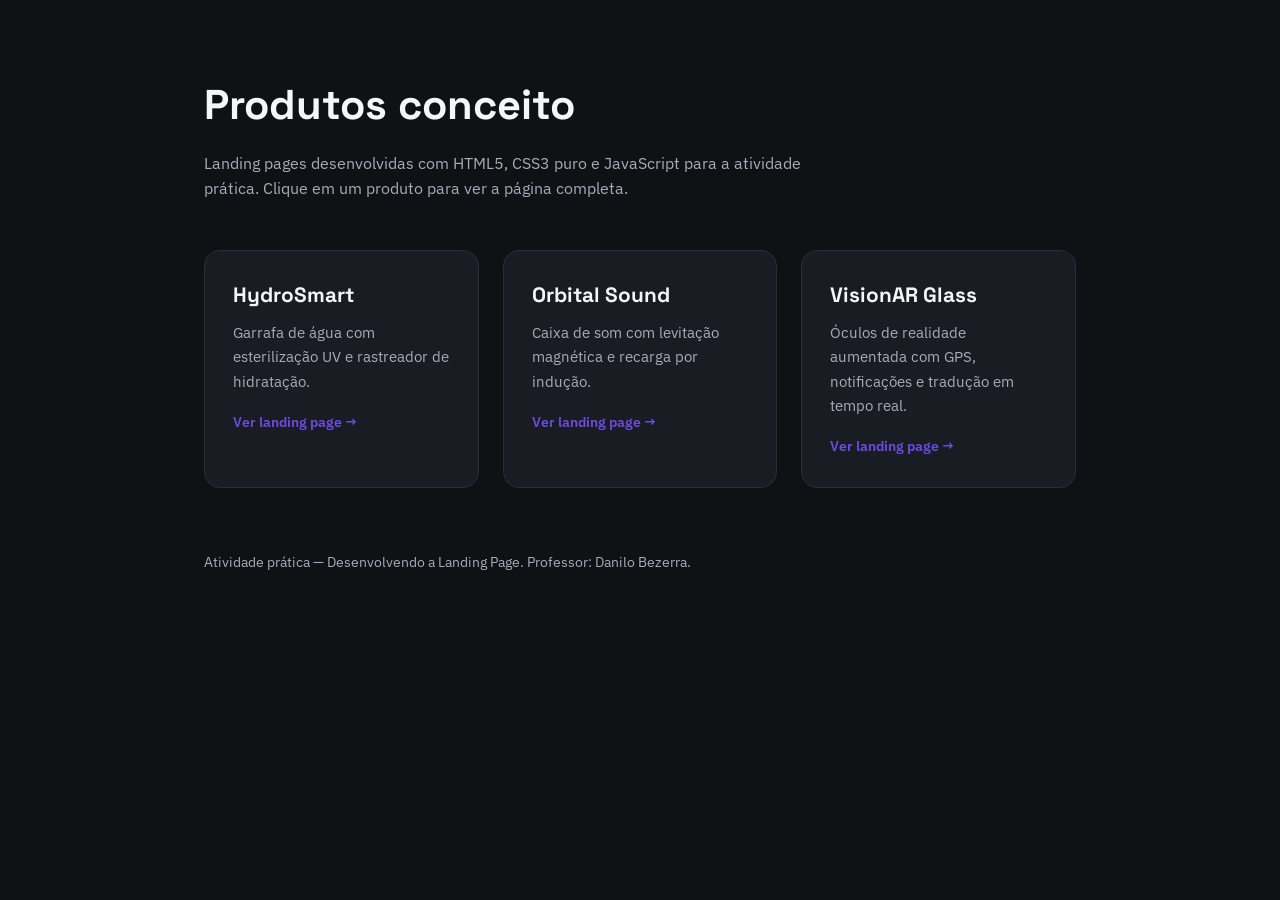
<file: index.html>
<!DOCTYPE html>
<html lang="pt-BR">
<head>
<meta charset="UTF-8">
<meta name="viewport" content="width=device-width, initial-scale=1.0">
<title>Landing Pages — Produtos Conceito</title>
<link rel="preconnect" href="https://fonts.googleapis.com">
<link rel="preconnect" href="https://fonts.gstatic.com" crossorigin>
<link href="https://fonts.googleapis.com/css2?family=Space+Grotesk:wght@500;600;700&family=IBM+Plex+Sans:wght@400;500&display=swap" rel="stylesheet">
<style>
  :root {
    --bg: #0F1115;
    --ink: #F5F6F8;
    --muted: #A7ACB8;
    --card-bg: #191C22;
    --border: #2A2E37;
    --accent: #6C4CE0;
  }
  * { box-sizing: border-box; }
  body {
    margin: 0;
    font-family: 'IBM Plex Sans', sans-serif;
    background: var(--bg);
    color: var(--ink);
    line-height: 1.6;
    min-height: 100vh;
  }
  .wrap {
    max-width: 920px;
    margin: 0 auto;
    padding: 72px 24px;
  }
  h1 {
    font-family: 'Space Grotesk', sans-serif;
    font-size: clamp(1.8rem, 4vw, 2.6rem);
    margin: 0 0 12px;
  }
  .lead {
    color: var(--muted);
    max-width: 60ch;
    margin: 0 0 48px;
  }
  .grid {
    display: grid;
    grid-template-columns: repeat(auto-fit, minmax(260px, 1fr));
    gap: 24px;
  }
  .card {
    display: block;
    text-decoration: none;
    color: var(--ink);
    background: var(--card-bg);
    border: 1px solid var(--border);
    border-radius: 16px;
    padding: 28px;
    transition: border-color 0.2s ease, transform 0.2s ease;
  }
  .card:hover {
    border-color: var(--accent);
    transform: translateY(-2px);
  }
  .card h2 {
    font-family: 'Space Grotesk', sans-serif;
    font-size: 1.3rem;
    margin: 0 0 8px;
  }
  .card p {
    color: var(--muted);
    margin: 0 0 16px;
    font-size: 0.95rem;
  }
  .card .ver {
    color: var(--accent);
    font-weight: 600;
    font-size: 0.9rem;
  }
  footer {
    margin-top: 64px;
    color: var(--muted);
    font-size: 0.85rem;
  }
</style>
</head>
<body>
  <div class="wrap">
    <h1>Produtos conceito</h1>
    <p class="lead">Landing pages desenvolvidas com HTML5, CSS3 puro e JavaScript para a atividade prática. Clique em um produto para ver a página completa.</p>
    <div class="grid">
      <a class="card" href="hydrosmart/index.html">
        <h2>HydroSmart</h2>
        <p>Garrafa de água com esterilização UV e rastreador de hidratação.</p>
        <span class="ver">Ver landing page →</span>
      </a>
      <a class="card" href="orbitalsound/index.html">
        <h2>Orbital Sound</h2>
        <p>Caixa de som com levitação magnética e recarga por indução.</p>
        <span class="ver">Ver landing page →</span>
      </a>
      <a class="card" href="visionar/index.html">
        <h2>VisionAR Glass</h2>
        <p>Óculos de realidade aumentada com GPS, notificações e tradução em tempo real.</p>
        <span class="ver">Ver landing page →</span>
      </a>
    </div>
    <footer>
      <p>Atividade prática — Desenvolvendo a Landing Page. Professor: Danilo Bezerra.</p>
    </footer>
  </div>
</body>
</html>
</file>
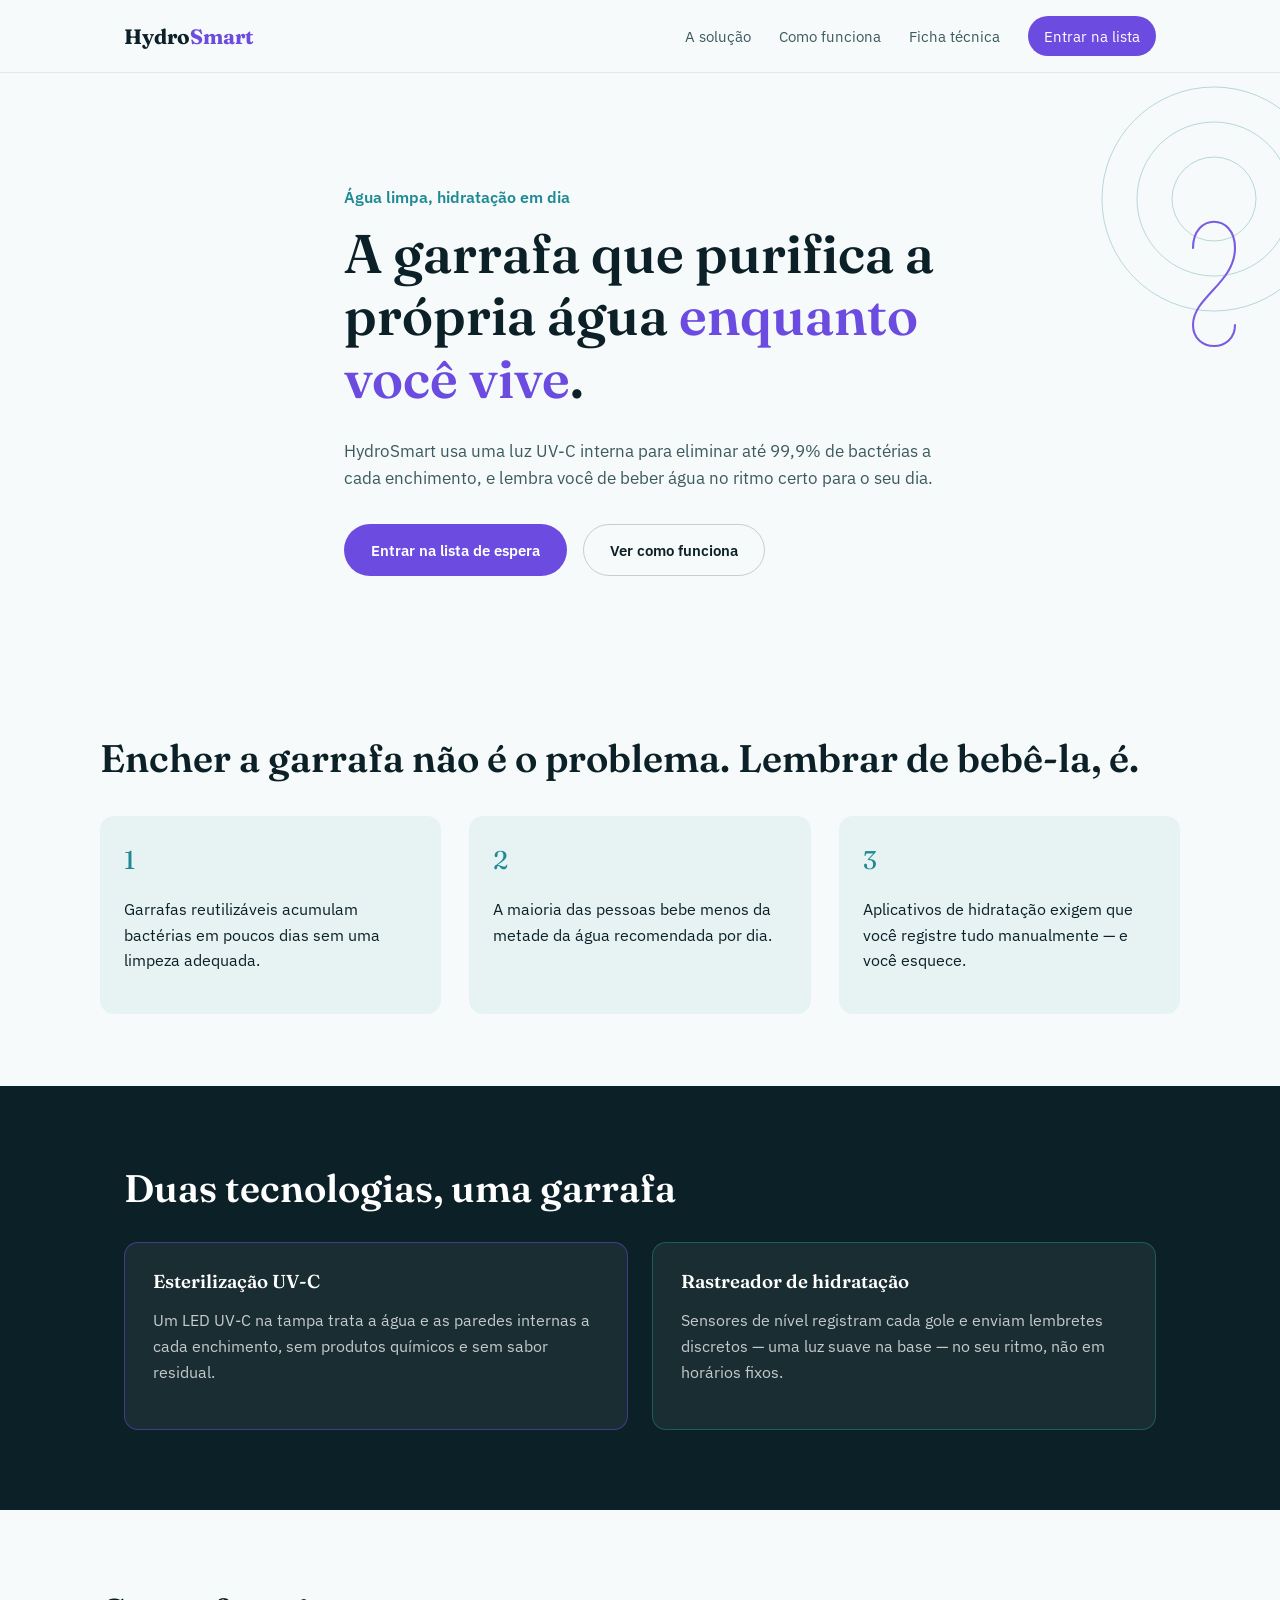
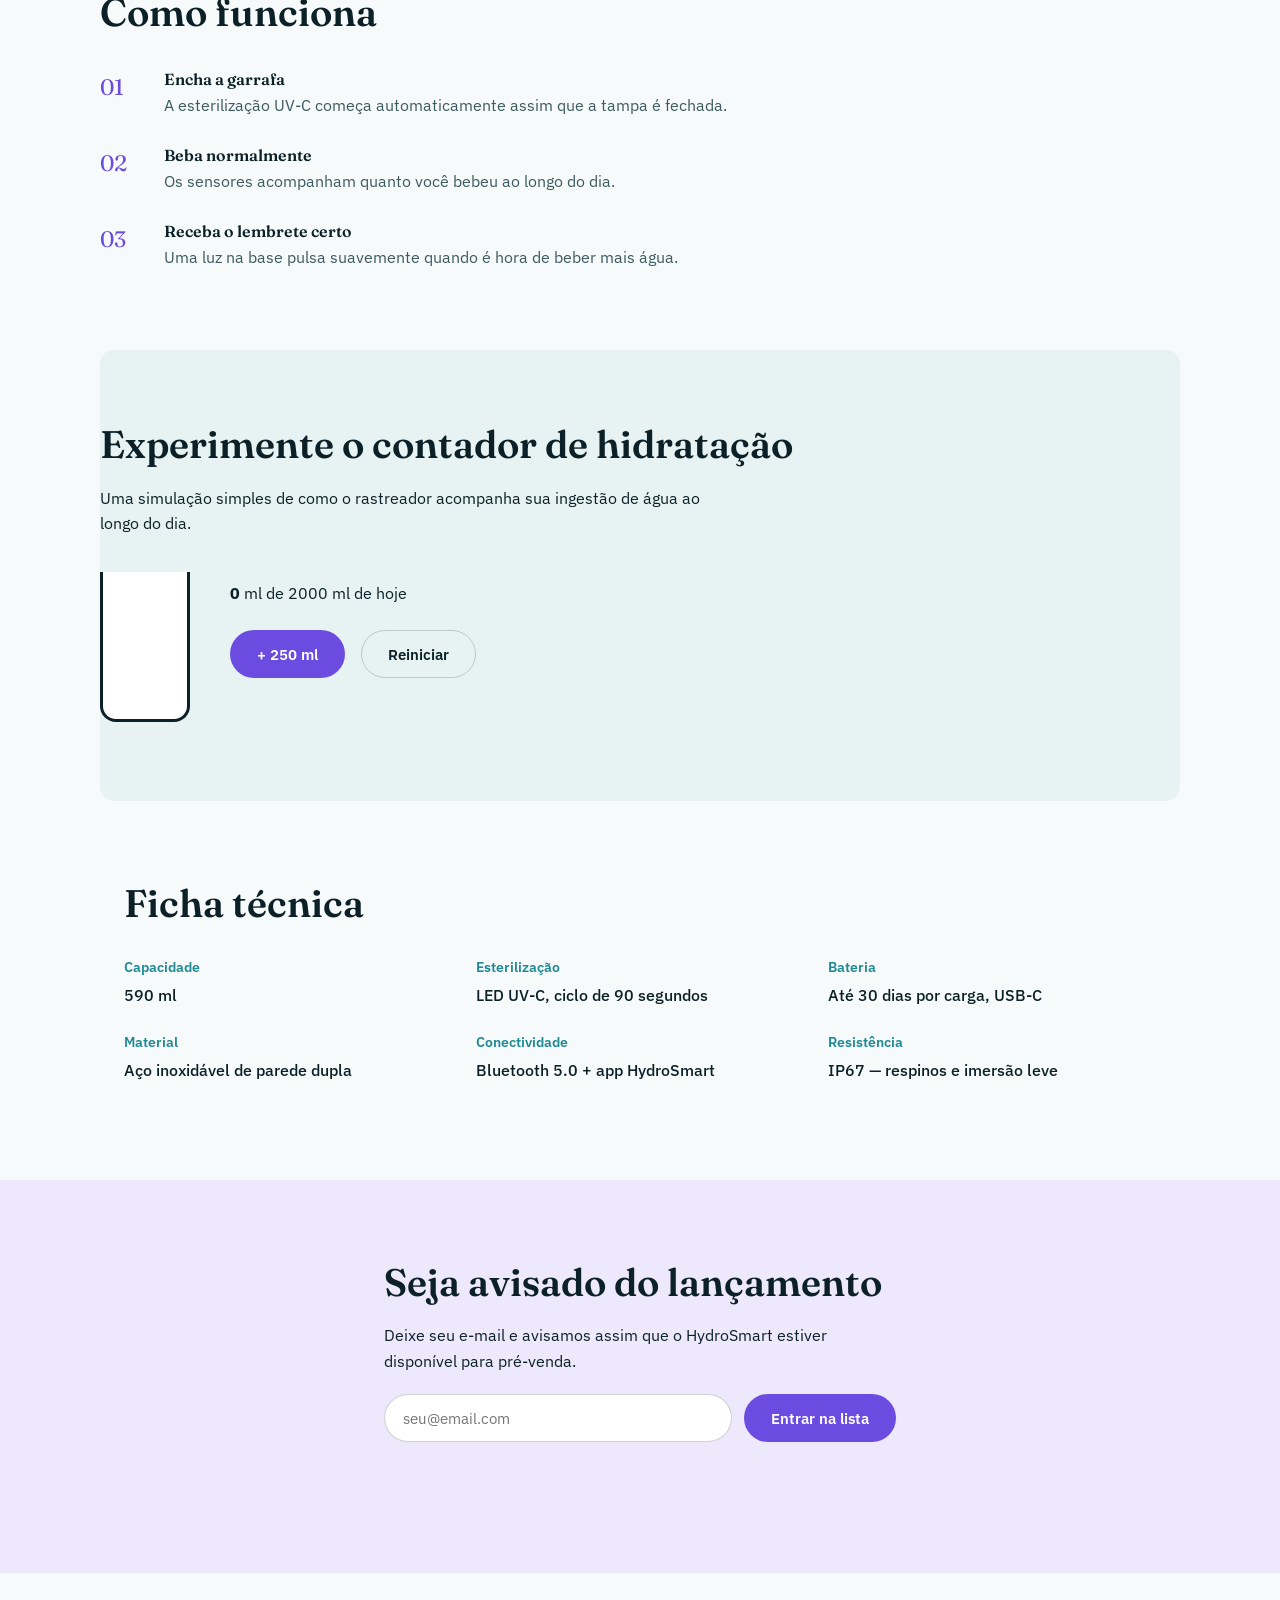
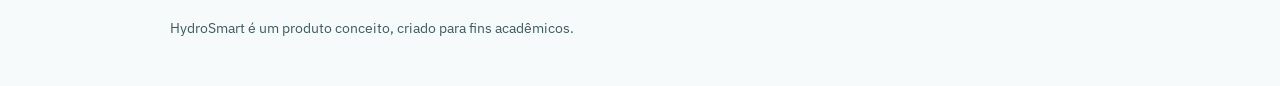
<file: index (1).html>
<!DOCTYPE html>
<html lang="pt-BR">
<head>
<meta charset="UTF-8">
<meta name="viewport" content="width=device-width, initial-scale=1.0">
<title>HydroSmart — Garrafa com Esterilização UV e Rastreador</title>
<link rel="preconnect" href="https://fonts.googleapis.com">
<link rel="preconnect" href="https://fonts.gstatic.com" crossorigin>
<link href="https://fonts.googleapis.com/css2?family=Fraunces:opsz,wght@9..144,400;9..144,600;9..144,700&family=IBM+Plex+Sans:wght@400;500;600&display=swap" rel="stylesheet">
<link rel="stylesheet" href="style.css">
</head>
<body>

<header class="site-header">
  <div class="wrap header-inner">
    <a href="#top" class="brand">Hydro<span>Smart</span></a>
    <button class="nav-toggle" id="navToggle" aria-label="Abrir menu" aria-expanded="false">
      <span></span><span></span><span></span>
    </button>
    <nav class="site-nav" id="siteNav">
      <a href="#solucao">A solução</a>
      <a href="#como-funciona">Como funciona</a>
      <a href="#specs">Ficha técnica</a>
      <a href="#waitlist" class="nav-cta">Entrar na lista</a>
    </nav>
  </div>
</header>

<main id="top">

  <section class="hero">
    <svg class="hero-ripple" viewBox="0 0 800 500" xmlns="http://www.w3.org/2000/svg" aria-hidden="true">
      <circle class="ripple r1" cx="620" cy="180" r="60" />
      <circle class="ripple r2" cx="620" cy="180" r="110" />
      <circle class="ripple r3" cx="620" cy="180" r="160" />
      <path d="M 590 250 C 590 200 650 200 650 250 C 650 300 590 320 590 360 C 590 400 650 400 650 360" class="uv-path" />
    </svg>
    <div class="wrap hero-inner">
      <p class="eyebrow">Água limpa, hidratação em dia</p>
      <h1>A garrafa que purifica a própria água <em>enquanto você vive</em>.</h1>
      <p class="hero-lead">HydroSmart usa uma luz UV-C interna para eliminar até 99,9% de bactérias a cada enchimento, e lembra você de beber água no ritmo certo para o seu dia.</p>
      <div class="hero-actions">
        <a href="#waitlist" class="btn btn-primary">Entrar na lista de espera</a>
        <a href="#solucao" class="btn btn-ghost">Ver como funciona</a>
      </div>
    </div>
  </section>

  <section class="problema wrap">
    <h2>Encher a garrafa não é o problema. Lembrar de bebê-la, é.</h2>
    <div class="problema-grid">
      <div class="problema-item">
        <span class="numero">1</span>
        <p>Garrafas reutilizáveis acumulam bactérias em poucos dias sem uma limpeza adequada.</p>
      </div>
      <div class="problema-item">
        <span class="numero">2</span>
        <p>A maioria das pessoas bebe menos da metade da água recomendada por dia.</p>
      </div>
      <div class="problema-item">
        <span class="numero">3</span>
        <p>Aplicativos de hidratação exigem que você registre tudo manualmente — e você esquece.</p>
      </div>
    </div>
  </section>

  <section id="solucao" class="solucao">
    <div class="wrap">
      <h2>Duas tecnologias, uma garrafa</h2>
      <div class="cards">
        <article class="card card-uv">
          <h3>Esterilização UV-C</h3>
          <p>Um LED UV-C na tampa trata a água e as paredes internas a cada enchimento, sem produtos químicos e sem sabor residual.</p>
        </article>
        <article class="card card-track">
          <h3>Rastreador de hidratação</h3>
          <p>Sensores de nível registram cada gole e enviam lembretes discretos — uma luz suave na base — no seu ritmo, não em horários fixos.</p>
        </article>
      </div>
    </div>
  </section>

  <section id="como-funciona" class="como-funciona wrap">
    <h2>Como funciona</h2>
    <ol class="passos">
      <li><span class="passo-num">01</span><div><h4>Encha a garrafa</h4><p>A esterilização UV-C começa automaticamente assim que a tampa é fechada.</p></div></li>
      <li><span class="passo-num">02</span><div><h4>Beba normalmente</h4><p>Os sensores acompanham quanto você bebeu ao longo do dia.</p></div></li>
      <li><span class="passo-num">03</span><div><h4>Receba o lembrete certo</h4><p>Uma luz na base pulsa suavemente quando é hora de beber mais água.</p></div></li>
    </ol>
  </section>

  <section class="demo wrap">
    <h2>Experimente o contador de hidratação</h2>
    <p>Uma simulação simples de como o rastreador acompanha sua ingestão de água ao longo do dia.</p>
    <div class="demo-box">
      <div class="demo-copo" id="demoCopo">
        <div class="agua" id="demoAgua"></div>
      </div>
      <div class="demo-info">
        <p><strong id="demoContagem">0</strong> ml de <span id="demoMeta">2000</span> ml de hoje</p>
        <button class="btn btn-primary" id="demoBeber">+ 250 ml</button>
        <button class="btn btn-ghost" id="demoReset">Reiniciar</button>
        <p class="demo-mensagem" id="demoMensagem" aria-live="polite"></p>
      </div>
    </div>
  </section>

  <section id="specs" class="specs">
    <div class="wrap">
      <h2>Ficha técnica</h2>
      <dl class="specs-grid">
        <div><dt>Capacidade</dt><dd>590 ml</dd></div>
        <div><dt>Esterilização</dt><dd>LED UV-C, ciclo de 90 segundos</dd></div>
        <div><dt>Bateria</dt><dd>Até 30 dias por carga, USB-C</dd></div>
        <div><dt>Material</dt><dd>Aço inoxidável de parede dupla</dd></div>
        <div><dt>Conectividade</dt><dd>Bluetooth 5.0 + app HydroSmart</dd></div>
        <div><dt>Resistência</dt><dd>IP67 — respinos e imersão leve</dd></div>
      </dl>
    </div>
  </section>

  <section id="waitlist" class="waitlist">
    <div class="wrap waitlist-inner">
      <h2>Seja avisado do lançamento</h2>
      <p>Deixe seu e-mail e avisamos assim que o HydroSmart estiver disponível para pré-venda.</p>
      <form id="waitlistForm" class="waitlist-form" novalidate>
        <label for="email" class="sr-only">E-mail</label>
        <input type="email" id="email" name="email" placeholder="seu@email.com" required>
        <button type="submit" class="btn btn-primary">Entrar na lista</button>
      </form>
      <p class="form-feedback" id="formFeedback" role="status"></p>
    </div>
  </section>

</main>

<footer class="site-footer">
  <div class="wrap">
    <p>HydroSmart é um produto conceito, criado para fins acadêmicos.</p>
  </div>
</footer>

<script src="script.js"></script>
</body>
</html>
</file>
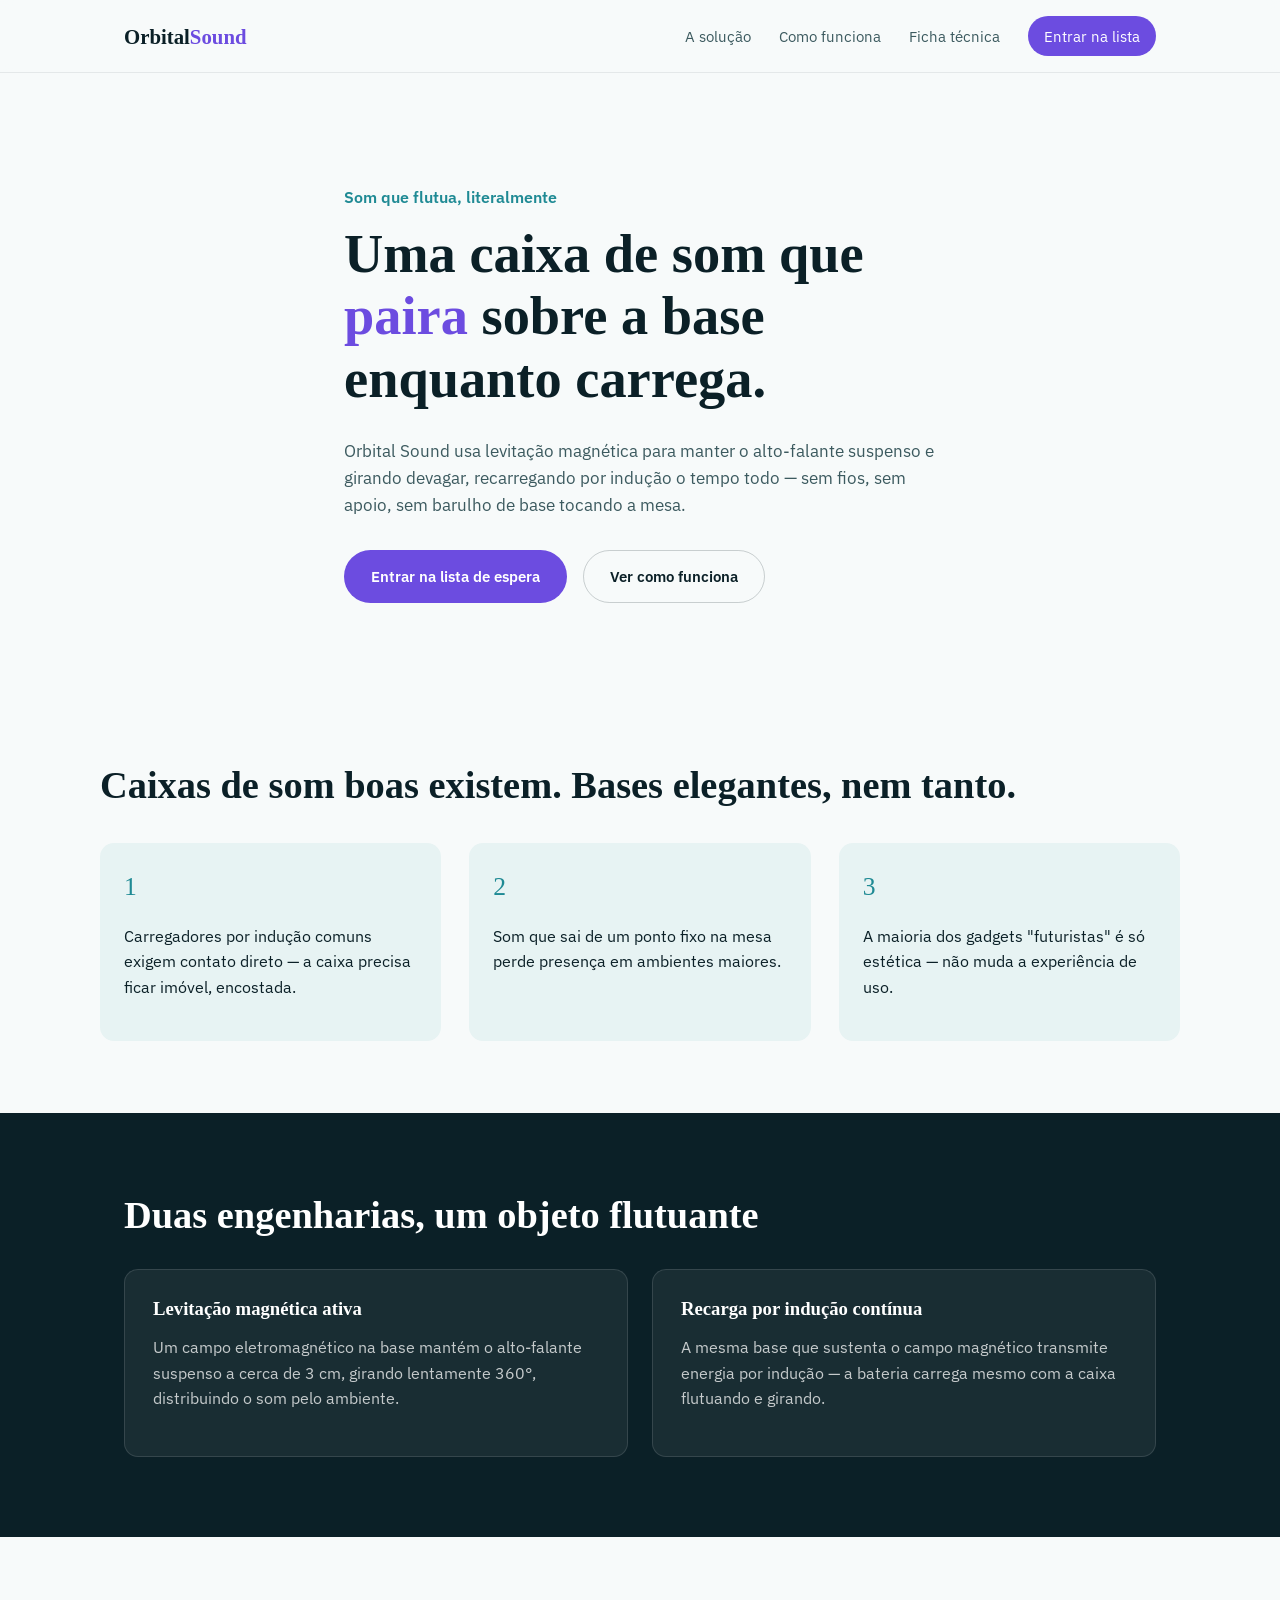
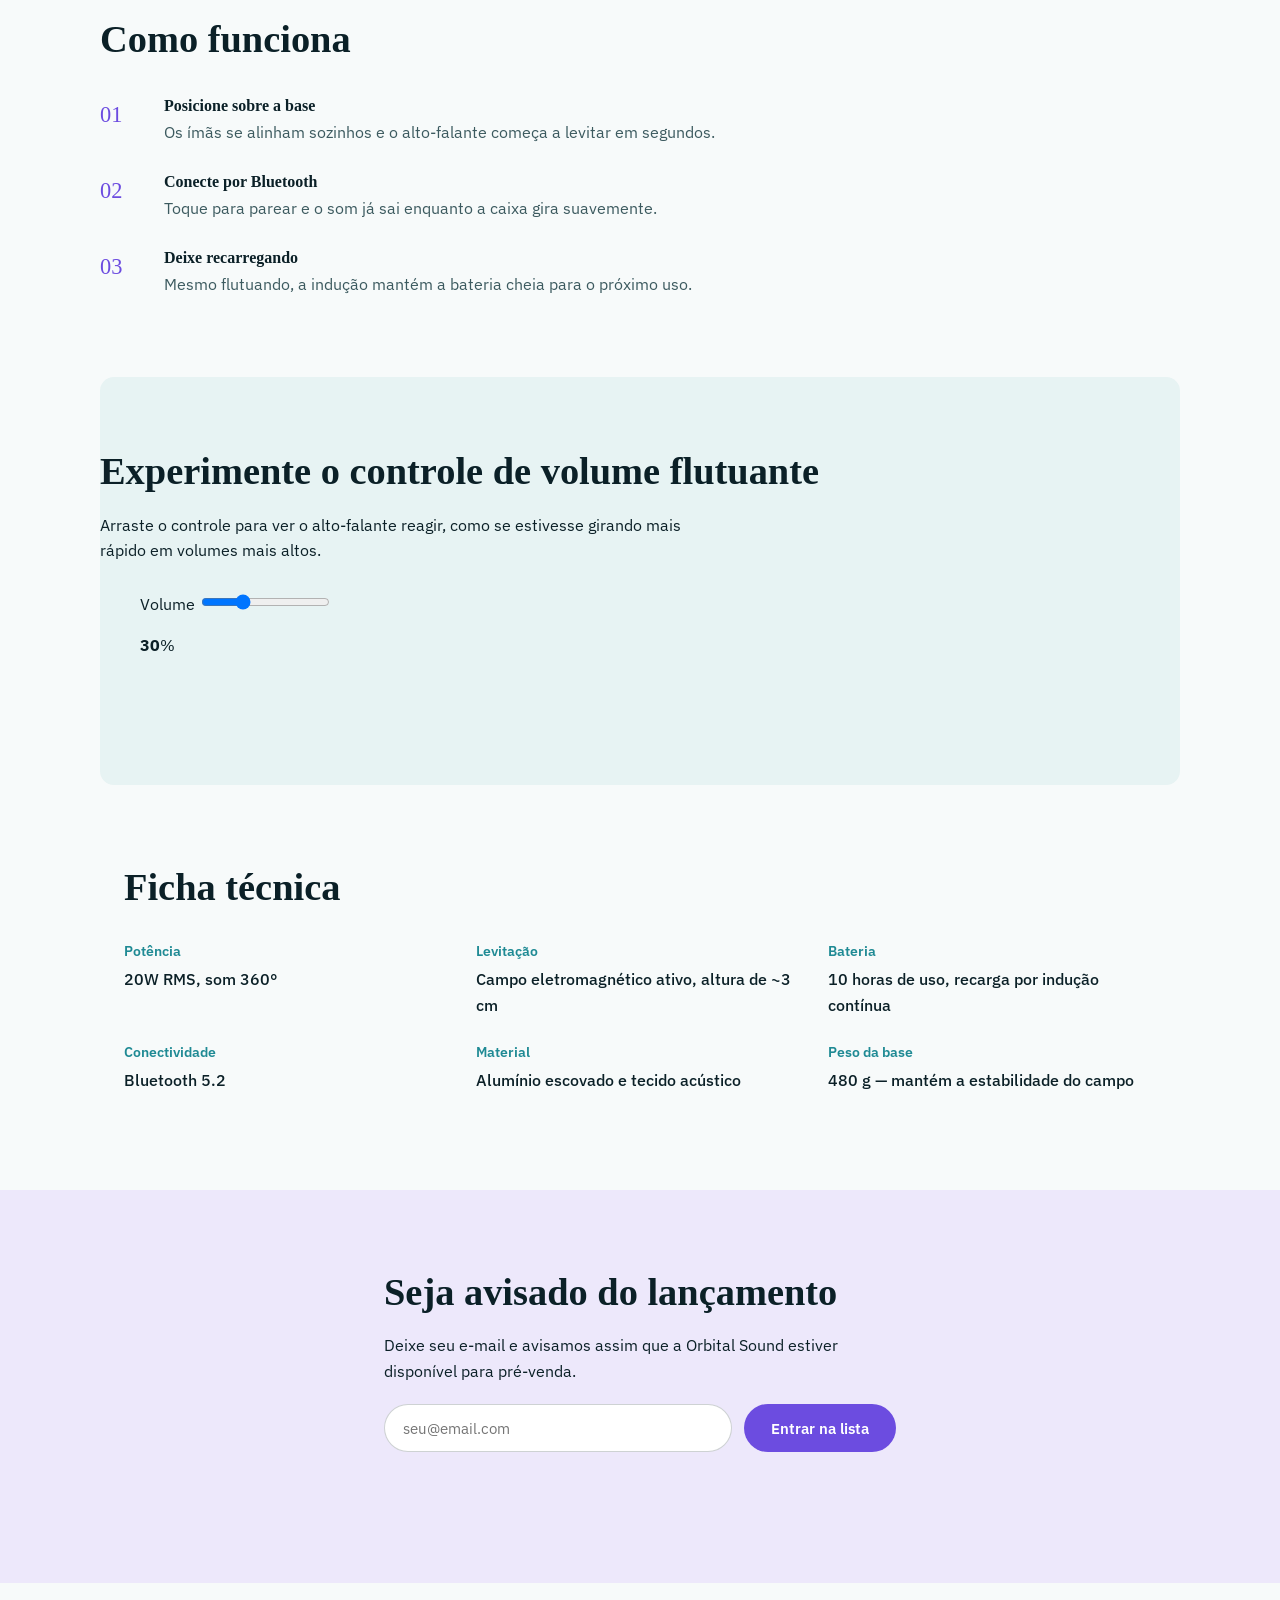
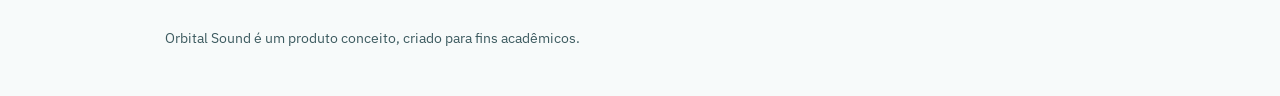
<file: index (2).html>
<!DOCTYPE html>
<html lang="pt-BR">
<head>
<meta charset="UTF-8">
<meta name="viewport" content="width=device-width, initial-scale=1.0">
<title>Orbital Sound — Caixa de Som com Levitação Magnética</title>
<link rel="preconnect" href="https://fonts.googleapis.com">
<link rel="preconnect" href="https://fonts.gstatic.com" crossorigin>
<link href="https://fonts.googleapis.com/css2?family=Space+Grotesk:wght@400;500;600;700&family=IBM+Plex+Sans:wght@400;500;600&display=swap" rel="stylesheet">
<link rel="stylesheet" href="style.css">
</head>
<body>

<header class="site-header">
  <div class="wrap header-inner">
    <a href="#top" class="brand">Orbital<span>Sound</span></a>
    <button class="nav-toggle" id="navToggle" aria-label="Abrir menu" aria-expanded="false">
      <span></span><span></span><span></span>
    </button>
    <nav class="site-nav" id="siteNav">
      <a href="#solucao">A solução</a>
      <a href="#como-funciona">Como funciona</a>
      <a href="#specs">Ficha técnica</a>
      <a href="#waitlist" class="nav-cta">Entrar na lista</a>
    </nav>
  </div>
</header>

<main id="top">

  <section class="hero">
    <div class="orbit-scene" aria-hidden="true">
      <div class="orbit-ring ring1"></div>
      <div class="orbit-ring ring2"></div>
      <div class="orbit-base"></div>
      <div class="orbit-speaker"></div>
    </div>
    <div class="wrap hero-inner">
      <p class="eyebrow">Som que flutua, literalmente</p>
      <h1>Uma caixa de som que <em>paira</em> sobre a base enquanto carrega.</h1>
      <p class="hero-lead">Orbital Sound usa levitação magnética para manter o alto-falante suspenso e girando devagar, recarregando por indução o tempo todo — sem fios, sem apoio, sem barulho de base tocando a mesa.</p>
      <div class="hero-actions">
        <a href="#waitlist" class="btn btn-primary">Entrar na lista de espera</a>
        <a href="#solucao" class="btn btn-ghost">Ver como funciona</a>
      </div>
    </div>
  </section>

  <section class="problema wrap">
    <h2>Caixas de som boas existem. Bases elegantes, nem tanto.</h2>
    <div class="problema-grid">
      <div class="problema-item">
        <span class="numero">1</span>
        <p>Carregadores por indução comuns exigem contato direto — a caixa precisa ficar imóvel, encostada.</p>
      </div>
      <div class="problema-item">
        <span class="numero">2</span>
        <p>Som que sai de um ponto fixo na mesa perde presença em ambientes maiores.</p>
      </div>
      <div class="problema-item">
        <span class="numero">3</span>
        <p>A maioria dos gadgets "futuristas" é só estética — não muda a experiência de uso.</p>
      </div>
    </div>
  </section>

  <section id="solucao" class="solucao">
    <div class="wrap">
      <h2>Duas engenharias, um objeto flutuante</h2>
      <div class="cards">
        <article class="card card-levitacao">
          <h3>Levitação magnética ativa</h3>
          <p>Um campo eletromagnético na base mantém o alto-falante suspenso a cerca de 3 cm, girando lentamente 360°, distribuindo o som pelo ambiente.</p>
        </article>
        <article class="card card-inducao">
          <h3>Recarga por indução contínua</h3>
          <p>A mesma base que sustenta o campo magnético transmite energia por indução — a bateria carrega mesmo com a caixa flutuando e girando.</p>
        </article>
      </div>
    </div>
  </section>

  <section id="como-funciona" class="como-funciona wrap">
    <h2>Como funciona</h2>
    <ol class="passos">
      <li><span class="passo-num">01</span><div><h4>Posicione sobre a base</h4><p>Os ímãs se alinham sozinhos e o alto-falante começa a levitar em segundos.</p></div></li>
      <li><span class="passo-num">02</span><div><h4>Conecte por Bluetooth</h4><p>Toque para parear e o som já sai enquanto a caixa gira suavemente.</p></div></li>
      <li><span class="passo-num">03</span><div><h4>Deixe recarregando</h4><p>Mesmo flutuando, a indução mantém a bateria cheia para o próximo uso.</p></div></li>
    </ol>
  </section>

  <section class="demo wrap">
    <h2>Experimente o controle de volume flutuante</h2>
    <p>Arraste o controle para ver o alto-falante reagir, como se estivesse girando mais rápido em volumes mais altos.</p>
    <div class="demo-box">
      <div class="demo-orbita">
        <div class="demo-anel"></div>
        <div class="demo-speaker" id="demoSpeaker"></div>
      </div>
      <div class="demo-info">
        <label for="demoVolume">Volume</label>
        <input type="range" id="demoVolume" min="0" max="100" value="30">
        <p><strong id="demoValor">30</strong>%</p>
        <p class="demo-mensagem" id="demoMensagem" aria-live="polite"></p>
      </div>
    </div>
  </section>

  <section id="specs" class="specs">
    <div class="wrap">
      <h2>Ficha técnica</h2>
      <dl class="specs-grid">
        <div><dt>Potência</dt><dd>20W RMS, som 360°</dd></div>
        <div><dt>Levitação</dt><dd>Campo eletromagnético ativo, altura de ~3 cm</dd></div>
        <div><dt>Bateria</dt><dd>10 horas de uso, recarga por indução contínua</dd></div>
        <div><dt>Conectividade</dt><dd>Bluetooth 5.2</dd></div>
        <div><dt>Material</dt><dd>Alumínio escovado e tecido acústico</dd></div>
        <div><dt>Peso da base</dt><dd>480 g — mantém a estabilidade do campo</dd></div>
      </dl>
    </div>
  </section>

  <section id="waitlist" class="waitlist">
    <div class="wrap waitlist-inner">
      <h2>Seja avisado do lançamento</h2>
      <p>Deixe seu e-mail e avisamos assim que a Orbital Sound estiver disponível para pré-venda.</p>
      <form id="waitlistForm" class="waitlist-form" novalidate>
        <label for="email" class="sr-only">E-mail</label>
        <input type="email" id="email" name="email" placeholder="seu@email.com" required>
        <button type="submit" class="btn btn-primary">Entrar na lista</button>
      </form>
      <p class="form-feedback" id="formFeedback" role="status"></p>
    </div>
  </section>

</main>

<footer class="site-footer">
  <div class="wrap">
    <p>Orbital Sound é um produto conceito, criado para fins acadêmicos.</p>
  </div>
</footer>

<script src="script.js"></script>
</body>
</html>
</file>
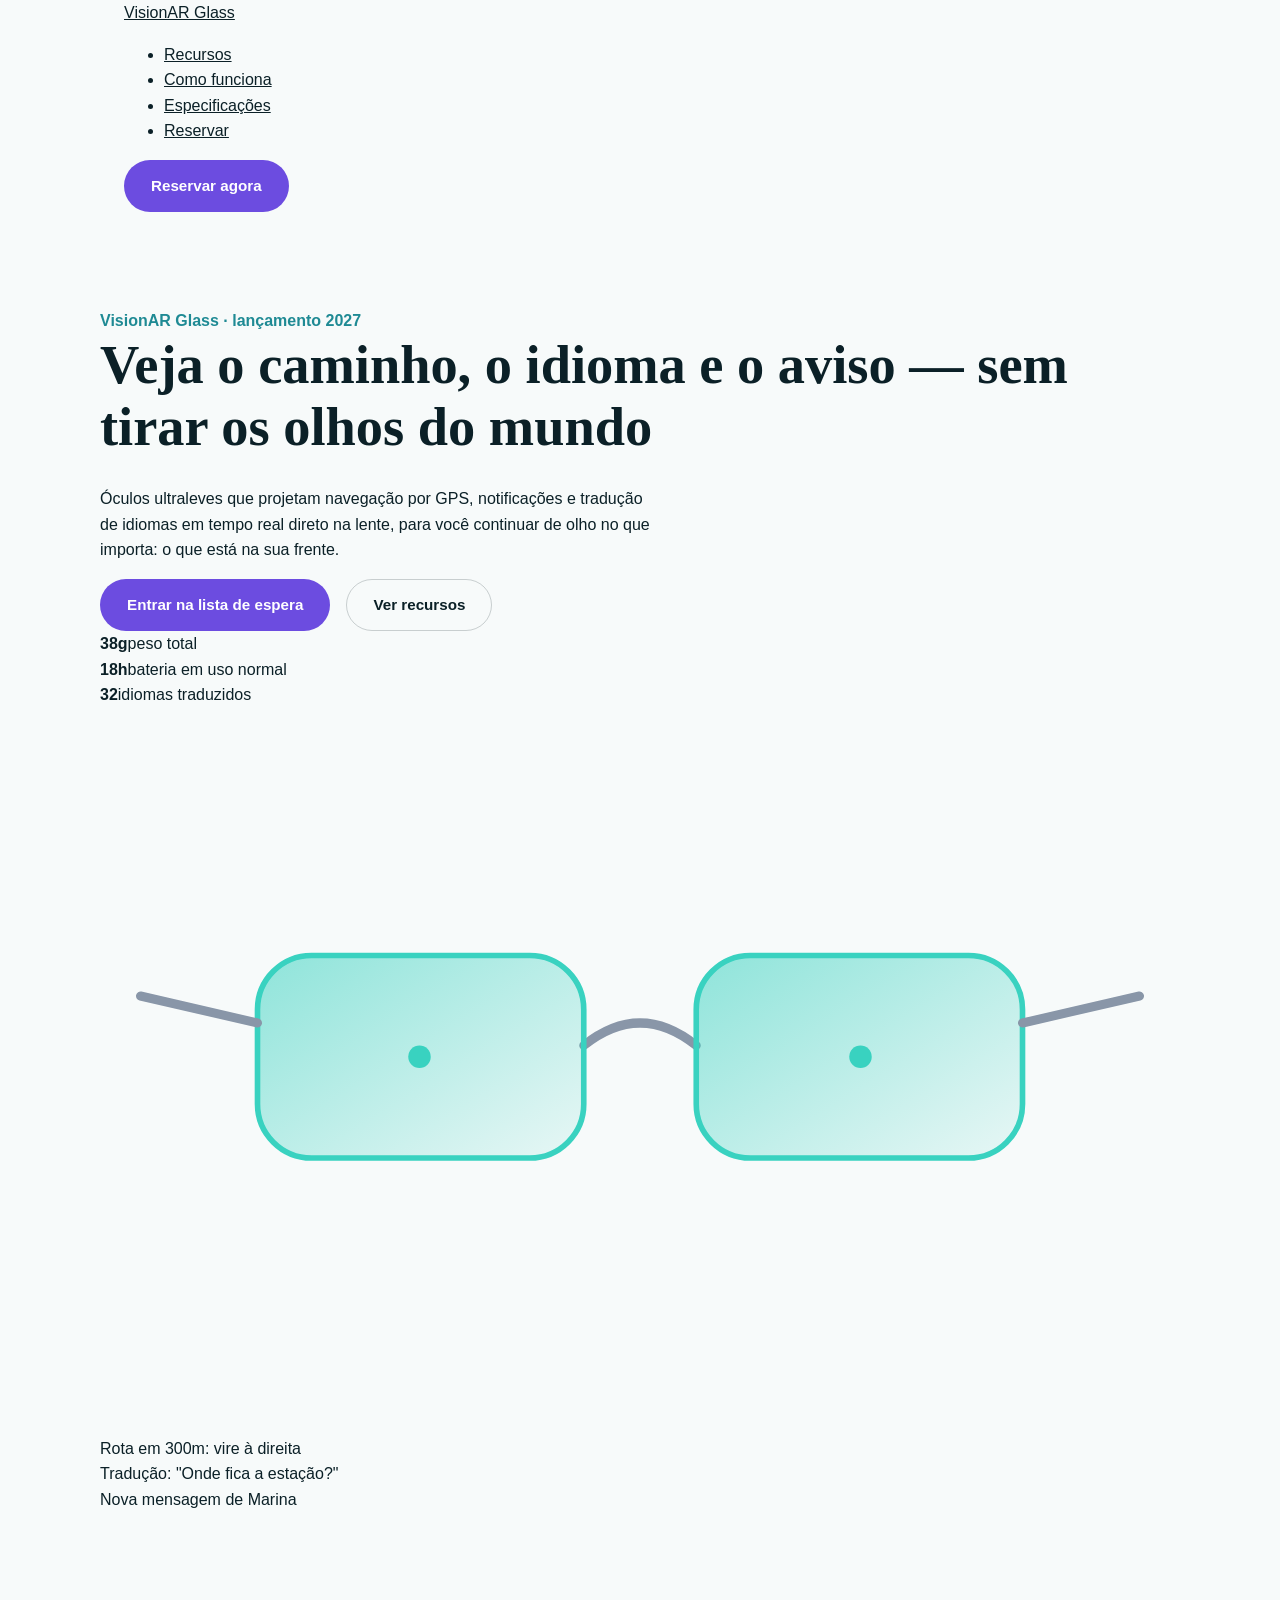
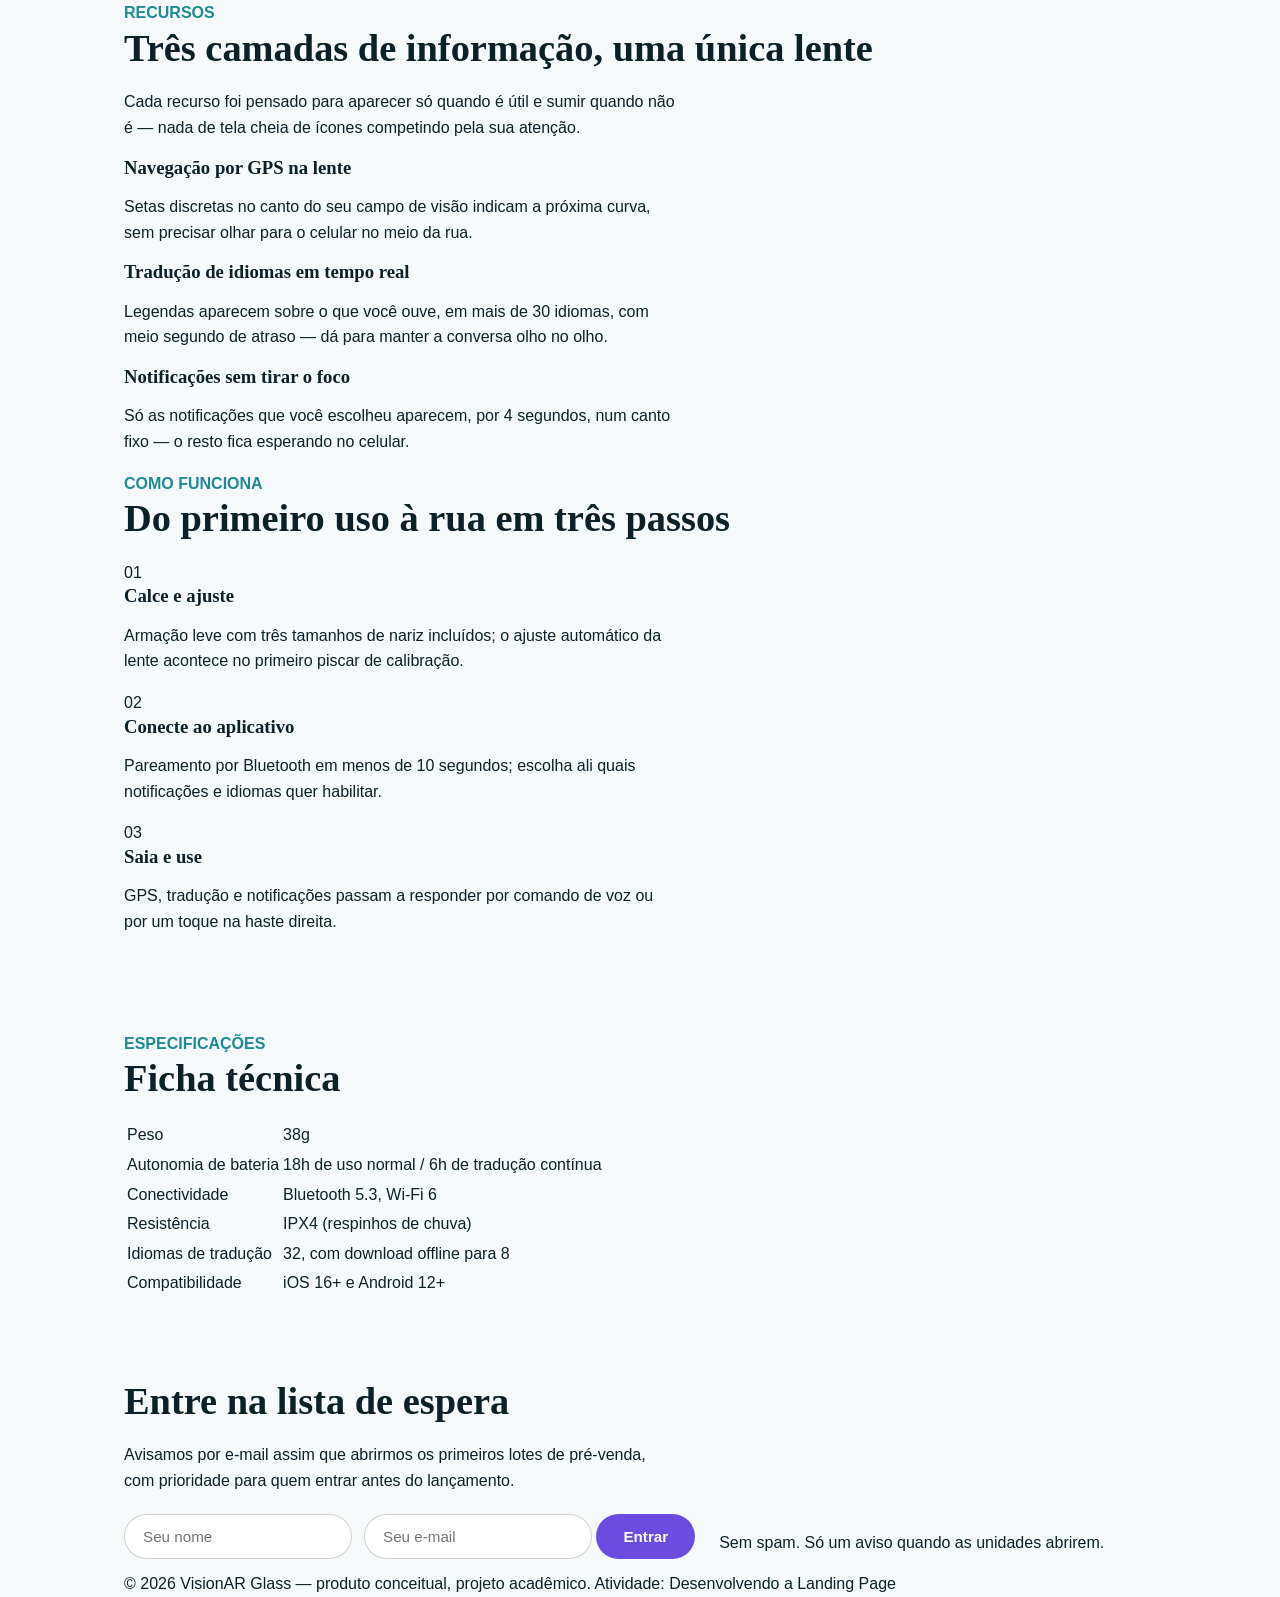
<file: index (3).html>
<!DOCTYPE html>
<html lang="pt-BR">
<head>
<meta charset="UTF-8">
<meta name="viewport" content="width=device-width, initial-scale=1.0">
<title>VisionAR Glass — Óculos de Realidade Aumentada</title>
<meta name="description" content="VisionAR Glass: óculos inteligentes com GPS, notificações e tradução de idiomas em tempo real nas lentes.">
<link rel="preconnect" href="https://fonts.googleapis.com">
<link href="https://fonts.googleapis.com/css2?family=Space+Grotesk:wght@500;600;700&family=Inter:wght@400;500;600&display=swap" rel="stylesheet">
<link rel="stylesheet" href="style.css">
</head>
<body>

<header>
  <div class="wrap nav">
    <a href="#top" class="logo"><span class="logo-dot"></span>VisionAR Glass</a>
    <nav>
      <ul class="nav-links">
        <li><a href="#recursos">Recursos</a></li>
        <li><a href="#como-funciona">Como funciona</a></li>
        <li><a href="#specs">Especificações</a></li>
        <li><a href="#reservar">Reservar</a></li>
      </ul>
    </nav>
    <div style="display:flex; align-items:center; gap:10px;">
      <a href="#reservar" class="btn btn-primary">Reservar agora</a>
      <button class="nav-toggle" id="navToggle" aria-label="Abrir menu">☰</button>
    </div>
  </div>
</header>

<main id="top">

  <section class="hero wrap">
    <div class="hero-copy">
      <span class="eyebrow">VisionAR Glass · lançamento 2027</span>
      <h1>Veja o caminho, o idioma e o aviso — sem tirar os olhos do mundo</h1>
      <p>Óculos ultraleves que projetam navegação por GPS, notificações e tradução de idiomas em tempo real direto na lente, para você continuar de olho no que importa: o que está na sua frente.</p>
      <div class="hero-actions">
        <a href="#reservar" class="btn btn-primary">Entrar na lista de espera</a>
        <a href="#recursos" class="btn btn-ghost">Ver recursos</a>
      </div>
      <div class="hero-meta">
        <div><strong>38g</strong><span>peso total</span></div>
        <div><strong>18h</strong><span>bateria em uso normal</span></div>
        <div><strong>32</strong><span>idiomas traduzidos</span></div>
      </div>
    </div>

    <div class="hero-visual">
      <svg viewBox="0 0 480 320" xmlns="http://www.w3.org/2000/svg" role="img" aria-label="Ilustração dos óculos VisionAR Glass">
        <defs>
          <linearGradient id="lens" x1="0" y1="0" x2="1" y2="1">
            <stop offset="0%" stop-color="#39d2c0" stop-opacity="0.55"/>
            <stop offset="100%" stop-color="#39d2c0" stop-opacity="0.08"/>
          </linearGradient>
        </defs>
        <rect x="0" y="0" width="480" height="320" fill="none"/>
        <!-- bridge -->
        <path d="M215 150 Q240 130 265 150" stroke="#8996a8" stroke-width="4" fill="none" stroke-linecap="round"/>
        <!-- left lens -->
        <rect x="70" y="110" width="145" height="90" rx="24" fill="url(#lens)" stroke="#39d2c0" stroke-width="2.5"/>
        <!-- right lens -->
        <rect x="265" y="110" width="145" height="90" rx="24" fill="url(#lens)" stroke="#39d2c0" stroke-width="2.5"/>
        <!-- temples -->
        <path d="M70 140 L18 128" stroke="#8996a8" stroke-width="4" stroke-linecap="round"/>
        <path d="M410 140 L462 128" stroke="#8996a8" stroke-width="4" stroke-linecap="round"/>
        <!-- glow center dot -->
        <circle cx="142" cy="155" r="5" fill="#39d2c0"/>
        <circle cx="338" cy="155" r="5" fill="#39d2c0"/>
      </svg>

      <div class="chip chip-gps"><span class="led"></span>Rota em 300m: vire à direita</div>
      <div class="chip chip-translate"><span class="led"></span>Tradução: "Onde fica a estação?"</div>
      <div class="chip chip-notif"><span class="led"></span>Nova mensagem de Marina</div>
    </div>
  </section>

  <section class="features" id="recursos">
    <div class="wrap feature-grid">
      <div class="section-head" style="margin-bottom:0;">
        <span class="eyebrow">RECURSOS</span>
        <h2>Três camadas de informação, uma única lente</h2>
        <p>Cada recurso foi pensado para aparecer só quando é útil e sumir quando não é — nada de tela cheia de ícones competindo pela sua atenção.</p>
      </div>

      <div class="feature-list">
        <div class="feature-item">
          <div>
            <h3>Navegação por GPS na lente</h3>
            <p>Setas discretas no canto do seu campo de visão indicam a próxima curva, sem precisar olhar para o celular no meio da rua.</p>
          </div>
        </div>
        <div class="feature-item">
          <div>
            <h3>Tradução de idiomas em tempo real</h3>
            <p>Legendas aparecem sobre o que você ouve, em mais de 30 idiomas, com meio segundo de atraso — dá para manter a conversa olho no olho.</p>
          </div>
        </div>
        <div class="feature-item">
          <div>
            <h3>Notificações sem tirar o foco</h3>
            <p>Só as notificações que você escolheu aparecem, por 4 segundos, num canto fixo — o resto fica esperando no celular.</p>
          </div>
        </div>
      </div>
    </div>
  </section>

  <section class="wrap" id="como-funciona">
    <div class="section-head">
      <span class="eyebrow">COMO FUNCIONA</span>
      <h2>Do primeiro uso à rua em três passos</h2>
    </div>
    <div class="steps">
      <div class="step">
        <div class="num">01</div>
        <h3>Calce e ajuste</h3>
        <p>Armação leve com três tamanhos de nariz incluídos; o ajuste automático da lente acontece no primeiro piscar de calibração.</p>
      </div>
      <div class="step">
        <div class="num">02</div>
        <h3>Conecte ao aplicativo</h3>
        <p>Pareamento por Bluetooth em menos de 10 segundos; escolha ali quais notificações e idiomas quer habilitar.</p>
      </div>
      <div class="step">
        <div class="num">03</div>
        <h3>Saia e use</h3>
        <p>GPS, tradução e notificações passam a responder por comando de voz ou por um toque na haste direita.</p>
      </div>
    </div>
  </section>

  <section class="specs" id="specs">
    <div class="wrap">
      <div class="section-head">
        <span class="eyebrow">ESPECIFICAÇÕES</span>
        <h2>Ficha técnica</h2>
      </div>
      <table class="spec-table">
        <tr><td>Peso</td><td>38g</td></tr>
        <tr><td>Autonomia de bateria</td><td>18h de uso normal / 6h de tradução contínua</td></tr>
        <tr><td>Conectividade</td><td>Bluetooth 5.3, Wi-Fi 6</td></tr>
        <tr><td>Resistência</td><td>IPX4 (respinhos de chuva)</td></tr>
        <tr><td>Idiomas de tradução</td><td>32, com download offline para 8</td></tr>
        <tr><td>Compatibilidade</td><td>iOS 16+ e Android 12+</td></tr>
      </table>
    </div>
  </section>

  <section class="wrap" id="reservar">
    <div class="waitlist-box">
      <div>
        <h2>Entre na lista de espera</h2>
        <p>Avisamos por e-mail assim que abrirmos os primeiros lotes de pré-venda, com prioridade para quem entrar antes do lançamento.</p>
      </div>
      <div>
        <form class="waitlist-form" id="waitlistForm" novalidate>
          <div class="row">
            <input type="text" id="nameInput" placeholder="Seu nome" required>
          </div>
          <div class="row">
            <input type="email" id="emailInput" placeholder="Seu e-mail" required>
            <button type="submit" class="btn btn-primary">Entrar</button>
          </div>
          <p class="form-status" id="formStatus" aria-live="polite"></p>
          <p class="form-note">Sem spam. Só um aviso quando as unidades abrirem.</p>
        </form>
      </div>
    </div>
  </section>

</main>

<footer>
  <div class="wrap footer-row">
    <span>© 2026 VisionAR Glass — produto conceitual, projeto acadêmico.</span>
    <span>Atividade: Desenvolvendo a Landing Page</span>
  </div>
</footer>

<script src="script.js"></script>
</body>
</html>
</file>
<file: style.css>
:root {
  --bg: #F7FAFA;
  --bg-alt: #E7F3F3;
  --ink: #0B2027;
  --ink-soft: #3C5A5F;
  --teal: #1F8A94;
  --violet: #6C4CE0;
  --violet-soft: #EDE8FB;
  --radius: 14px;
  --serif: 'Fraunces', serif;
  --sans: 'IBM Plex Sans', sans-serif;
}

* { box-sizing: border-box; }

html { scroll-behavior: smooth; }

body {
  margin: 0;
  font-family: var(--sans);
  color: var(--ink);
  background: var(--bg);
  line-height: 1.6;
}

.wrap {
  max-width: 1080px;
  margin: 0 auto;
  padding: 0 24px;
}

h1, h2, h3, h4 {
  font-family: var(--serif);
  font-weight: 600;
  line-height: 1.15;
  margin: 0 0 0.5em;
}

h2 { font-size: clamp(1.6rem, 3vw, 2.4rem); }

p { max-width: 62ch; }

a { color: inherit; }

.sr-only {
  position: absolute;
  width: 1px; height: 1px;
  overflow: hidden;
  clip: rect(0 0 0 0);
  white-space: nowrap;
}

/* Header */
.site-header {
  position: sticky;
  top: 0;
  background: rgba(247, 250, 250, 0.9);
  backdrop-filter: blur(6px);
  border-bottom: 1px solid rgba(11, 32, 39, 0.08);
  z-index: 10;
}

.header-inner {
  display: flex;
  align-items: center;
  justify-content: space-between;
  padding-top: 16px;
  padding-bottom: 16px;
}

.brand {
  font-family: var(--serif);
  font-size: 1.3rem;
  font-weight: 700;
  text-decoration: none;
  color: var(--ink);
}

.brand span { color: var(--violet); }

.site-nav {
  display: flex;
  align-items: center;
  gap: 28px;
}

.site-nav a {
  text-decoration: none;
  font-size: 0.95rem;
  color: var(--ink-soft);
}

.site-nav a:hover { color: var(--ink); }

.nav-cta {
  background: var(--violet);
  color: #fff !important;
  padding: 8px 16px;
  border-radius: 999px;
}

.nav-toggle {
  display: none;
  flex-direction: column;
  gap: 5px;
  background: none;
  border: none;
  cursor: pointer;
  padding: 6px;
}

.nav-toggle span {
  width: 22px;
  height: 2px;
  background: var(--ink);
  display: block;
}

/* Hero */
.hero {
  position: relative;
  overflow: hidden;
  padding: 96px 0 88px;
}

.hero-ripple {
  position: absolute;
  right: -60px;
  top: 0;
  width: 60%;
  max-width: 560px;
  height: auto;
  opacity: 0.9;
}

.ripple {
  fill: none;
  stroke: var(--teal);
  stroke-width: 1.4;
  opacity: 0.35;
}

.uv-path {
  fill: none;
  stroke: var(--violet);
  stroke-width: 3;
  stroke-linecap: round;
}

.hero-inner { position: relative; max-width: 640px; }

.eyebrow {
  color: var(--teal);
  font-weight: 600;
  margin-bottom: 12px;
}

.hero h1 {
  font-size: clamp(2.1rem, 5vw, 3.4rem);
}

.hero h1 em {
  font-style: normal;
  color: var(--violet);
}

.hero-lead {
  font-size: 1.05rem;
  color: var(--ink-soft);
  margin-bottom: 32px;
}

.hero-actions { display: flex; gap: 16px; flex-wrap: wrap; }

.btn {
  display: inline-block;
  text-decoration: none;
  padding: 13px 26px;
  border-radius: 999px;
  font-weight: 600;
  font-size: 0.95rem;
  border: 1px solid transparent;
  cursor: pointer;
  font-family: var(--sans);
}

.btn-primary {
  background: var(--violet);
  color: #fff;
}

.btn-primary:hover { background: #5a3bcf; }

.btn-ghost {
  background: transparent;
  border-color: rgba(11,32,39,0.2);
  color: var(--ink);
}

.btn-ghost:hover { border-color: var(--ink); }

/* Problema */
.problema { padding: 72px 0; }

.problema-grid {
  display: grid;
  grid-template-columns: repeat(3, 1fr);
  gap: 28px;
  margin-top: 36px;
}

.problema-item {
  background: var(--bg-alt);
  border-radius: var(--radius);
  padding: 24px;
}

.numero {
  font-family: var(--serif);
  font-size: 1.6rem;
  color: var(--teal);
  display: block;
  margin-bottom: 8px;
}

/* Solucao */
.solucao {
  background: var(--ink);
  color: #fff;
  padding: 80px 0;
}

.solucao h2 { color: #fff; }

.cards {
  display: grid;
  grid-template-columns: 1fr 1fr;
  gap: 24px;
  margin-top: 32px;
}

.card {
  padding: 28px;
  border-radius: var(--radius);
  background: rgba(255,255,255,0.06);
  border: 1px solid rgba(255,255,255,0.12);
}

.card h3 { color: #fff; }

.card p { color: rgba(255,255,255,0.75); }

.card-uv { border-color: rgba(108, 76, 224, 0.5); }
.card-track { border-color: rgba(31, 138, 148, 0.5); }

/* Como funciona */
.como-funciona { padding: 80px 0; }

.passos {
  list-style: none;
  margin: 36px 0 0;
  padding: 0;
  display: grid;
  gap: 28px;
}

.passos li {
  display: flex;
  gap: 20px;
  align-items: flex-start;
}

.passo-num {
  font-family: var(--serif);
  font-size: 1.4rem;
  color: var(--violet);
  min-width: 44px;
}

.passos h4 { margin-bottom: 4px; }
.passos p { color: var(--ink-soft); margin: 0; }

/* Demo interativa */
.demo {
  padding: 72px 0;
  background: var(--bg-alt);
  border-radius: var(--radius);
}

.demo-box {
  display: flex;
  gap: 40px;
  align-items: center;
  margin-top: 28px;
  flex-wrap: wrap;
}

.demo-copo {
  width: 90px;
  height: 150px;
  border: 3px solid var(--ink);
  border-top: none;
  border-radius: 0 0 16px 16px;
  position: relative;
  overflow: hidden;
  background: #fff;
  flex-shrink: 0;
}

.demo-copo .agua {
  position: absolute;
  bottom: 0;
  left: 0;
  right: 0;
  height: 0%;
  background: linear-gradient(180deg, #7FD8DE, var(--teal));
  transition: height 0.4s ease;
}

.demo-info button { margin-right: 12px; margin-top: 8px; }

.demo-mensagem {
  margin-top: 12px;
  color: var(--teal);
  font-weight: 600;
  min-height: 1.4em;
}

/* Specs */
.specs { padding: 80px 0; }

.specs-grid {
  display: grid;
  grid-template-columns: repeat(3, 1fr);
  gap: 24px;
  margin-top: 32px;
}

.specs-grid dt {
  font-size: 0.85rem;
  text-transform: none;
  color: var(--teal);
  font-weight: 600;
  margin-bottom: 4px;
}

.specs-grid dd {
  margin: 0;
  font-weight: 500;
}

/* Waitlist */
.waitlist {
  background: var(--violet-soft);
  padding: 80px 0;
}

.waitlist-inner { text-align: left; max-width: 560px; }

.waitlist-form {
  display: flex;
  gap: 12px;
  margin-top: 20px;
  flex-wrap: wrap;
}

.waitlist-form input {
  flex: 1;
  min-width: 220px;
  padding: 13px 18px;
  border-radius: 999px;
  border: 1px solid rgba(11,32,39,0.2);
  font-family: var(--sans);
  font-size: 0.95rem;
}

.form-feedback {
  margin-top: 12px;
  font-weight: 600;
  color: var(--violet);
  min-height: 1.4em;
}

/* Footer */
.site-footer {
  padding: 32px 0;
  text-align: center;
  color: var(--ink-soft);
  font-size: 0.85rem;
}

/* Responsivo */
@media (max-width: 760px) {
  .site-nav {
    position: absolute;
    top: 100%;
    left: 0;
    right: 0;
    background: var(--bg);
    flex-direction: column;
    align-items: flex-start;
    padding: 16px 24px 24px;
    gap: 18px;
    border-bottom: 1px solid rgba(11,32,39,0.08);
    display: none;
  }

  .site-nav.open { display: flex; }

  .nav-toggle { display: flex; }

  .problema-grid,
  .cards,
  .specs-grid {
    grid-template-columns: 1fr;
  }

  .hero-ripple { display: none; }
}

@media (prefers-reduced-motion: reduce) {
  html { scroll-behavior: auto; }
  .demo-copo .agua { transition: none; }
}
</file>
